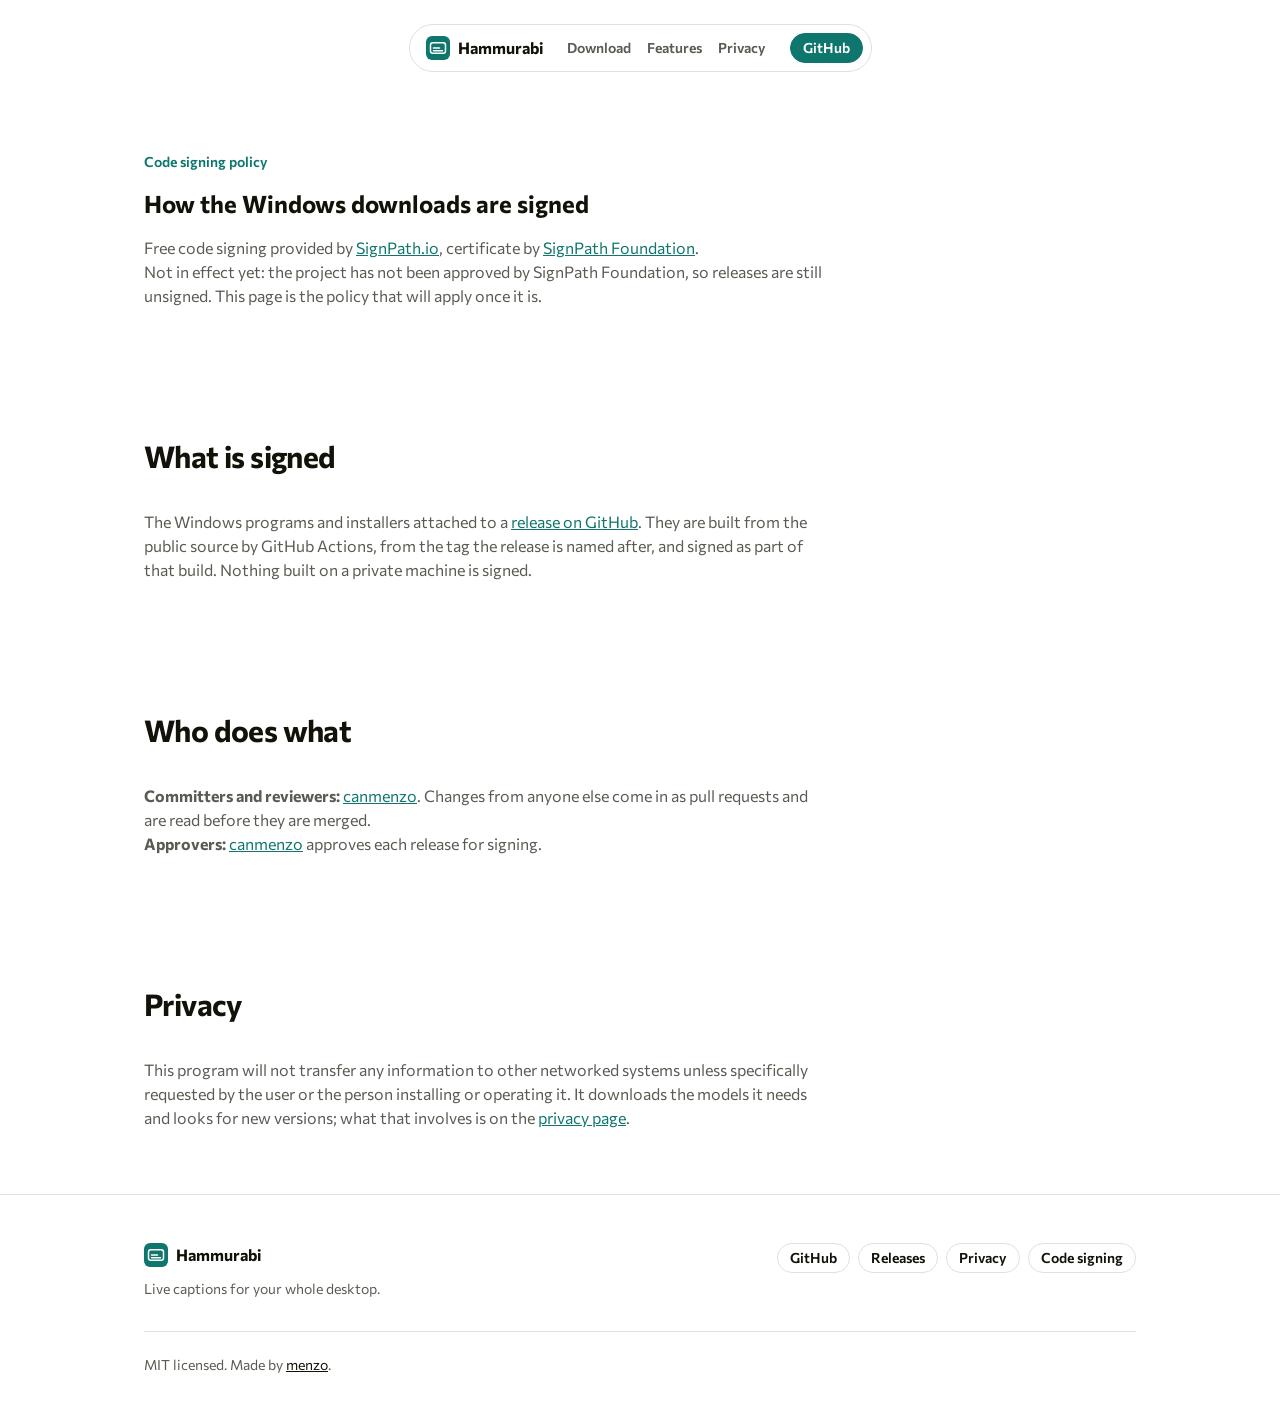
<file: docs/code-signing.html>
<!doctype html>
<html lang="en">
<head>
<meta charset="utf-8">
<meta name="viewport" content="width=device-width,initial-scale=1">
<title>Code signing policy | Hammurabi</title>
<meta name="description" content="How Hammurabi's Windows downloads are signed, who may change the code and who approves a release.">
<link rel="canonical" href="https://hammurabi.menzo.dev/code-signing">
<link rel="icon" type="image/svg+xml" href="favicon.svg">
<meta name="theme-color" content="#0d1514">
<link rel="preconnect" href="https://fonts.googleapis.com">
<link rel="preconnect" href="https://fonts.gstatic.com" crossorigin>
<link rel="stylesheet" href="https://fonts.googleapis.com/css2?family=Commissioner:wght@400;600;700&amp;display=swap">
<link rel="stylesheet" href="style.css">
</head>
<body>
<a class="skip" href="#main">Skip to content</a>
<nav class="pill" aria-label="Main">
<a class="brand" href="/"><img src="favicon.svg" alt="" width="24" height="24">Hammurabi</a>
<div class="links"><a href="/#download">Download</a><a href="/#features">Features</a><a href="/privacy">Privacy</a></div>
<a class="btn sm" href="https://github.com/canmenzo/hammurabi">GitHub</a>
</nav>
<main id="main">
<section class="wrap">
<p class="eyebrow">Code signing policy</p>
<h1>How the Windows downloads are signed</h1>
<p class="lead">Free code signing provided by <a href="https://about.signpath.io">SignPath.io</a>, certificate by <a href="https://signpath.org">SignPath Foundation</a>.</p>
<p class="lead">Not in effect yet: the project has not been approved by SignPath Foundation, so releases are still unsigned. This page is the policy that will apply once it is.</p>
</section>

<section class="wrap">
<h2>What is signed</h2>
<p class="lead">The Windows programs and installers attached to a <a href="https://github.com/canmenzo/hammurabi/releases">release on GitHub</a>. They are built from the public source by GitHub Actions, from the tag the release is named after, and signed as part of that build. Nothing built on a private machine is signed.</p>
</section>

<section class="wrap">
<h2>Who does what</h2>
<p class="lead"><strong>Committers and reviewers:</strong> <a href="https://github.com/canmenzo">canmenzo</a>. Changes from anyone else come in as pull requests and are read before they are merged.</p>
<p class="lead"><strong>Approvers:</strong> <a href="https://github.com/canmenzo">canmenzo</a> approves each release for signing.</p>
</section>

<section class="wrap">
<h2>Privacy</h2>
<p class="lead">This program will not transfer any information to other networked systems unless specifically requested by the user or the person installing or operating it. It downloads the models it needs and looks for new versions; what that involves is on the <a href="/privacy">privacy page</a>.</p>
</section>
</main>
<footer><div class="wrap"><div class="fb"><a class="brand" href="/"><img src="favicon.svg" alt="" width="24" height="24">Hammurabi</a><p>Live captions for your whole desktop.</p></div><nav aria-label="Footer"><a href="https://github.com/canmenzo/hammurabi">GitHub</a><a href="https://github.com/canmenzo/hammurabi/releases/latest">Releases</a><a href="/privacy">Privacy</a><a href="/code-signing">Code signing</a></nav></div><div class="wrap fine"><p>MIT licensed. Made by <a href="https://menzo.dev">menzo</a>.</p></div></footer>
</body>
</html>
</file>
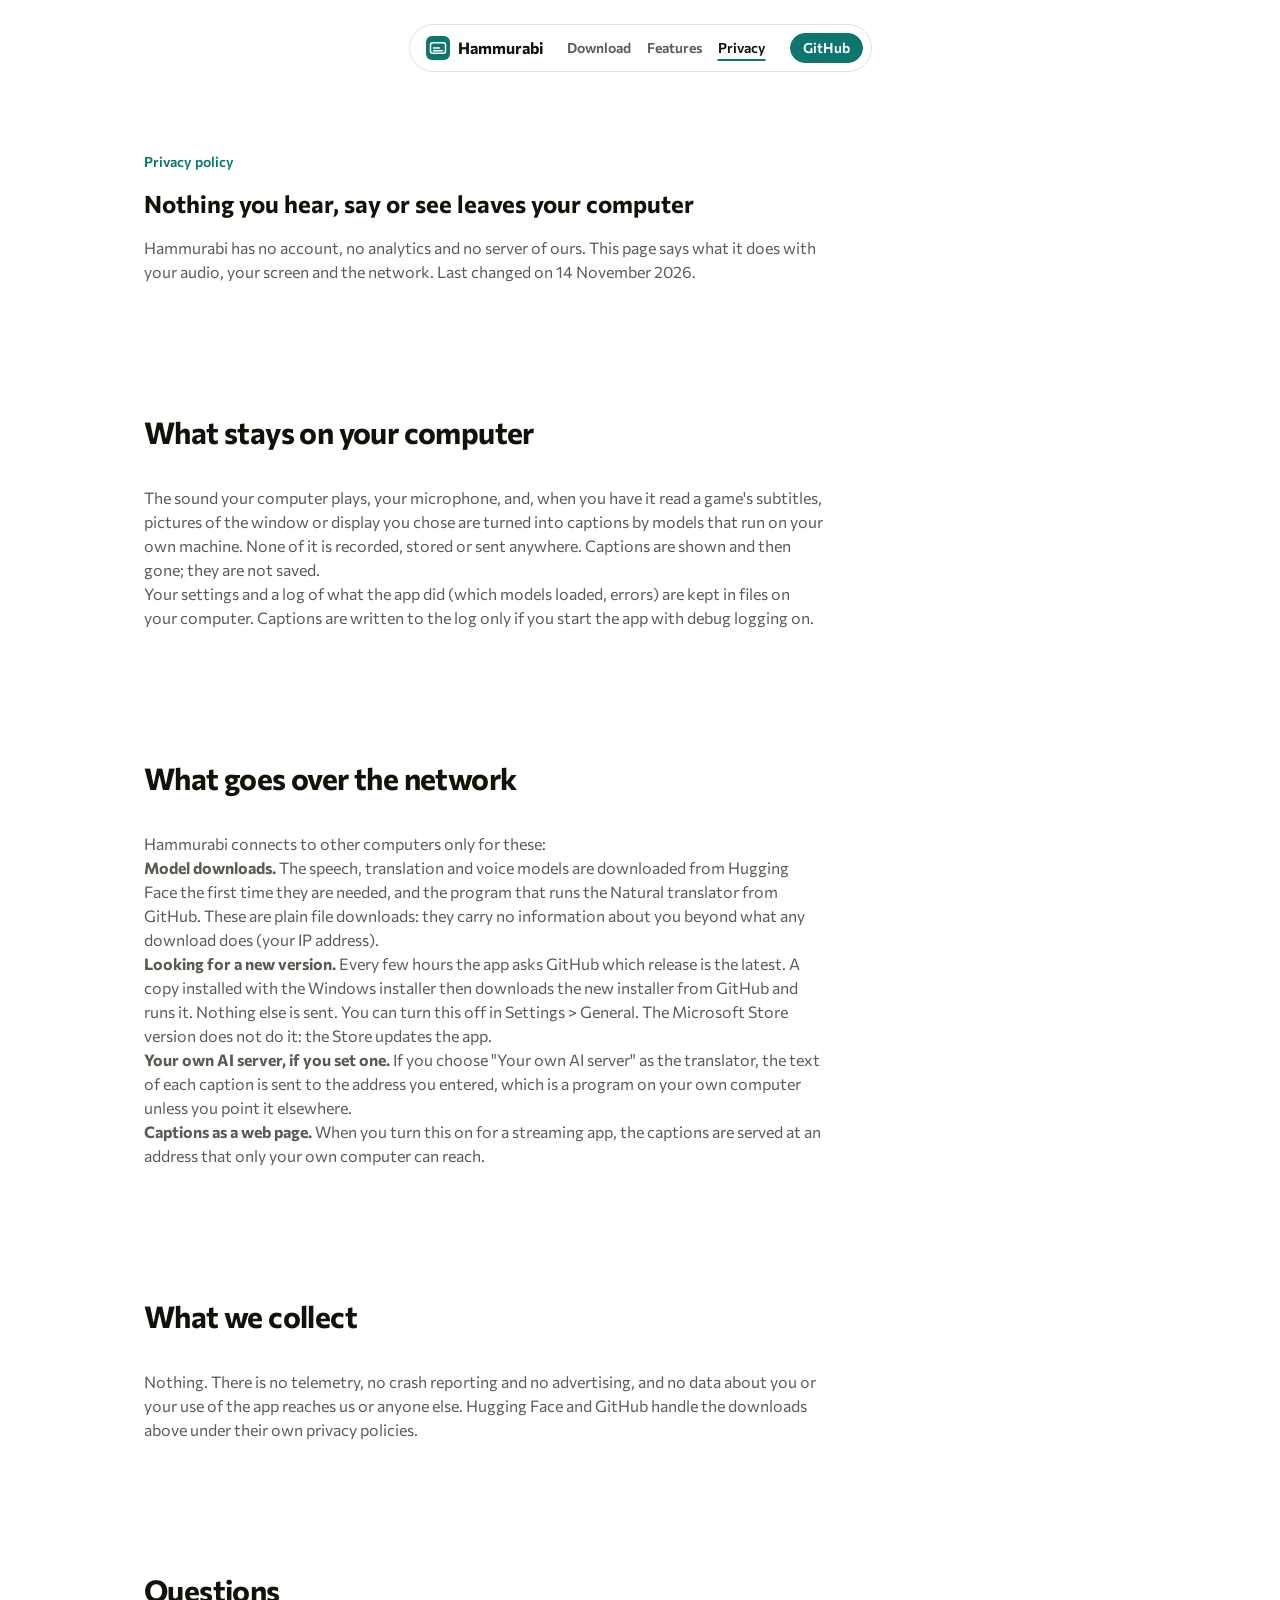
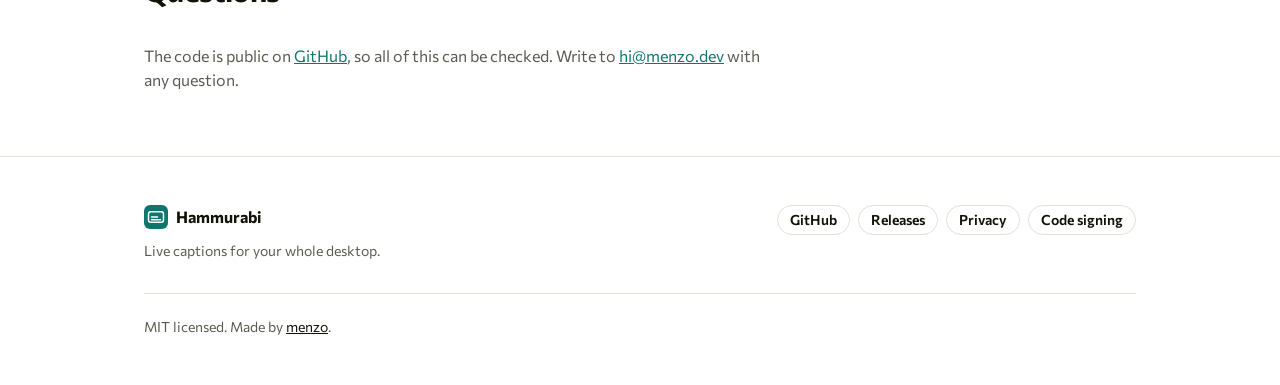
<file: docs/privacy.html>
<!doctype html>
<html lang="en">
<head>
<meta charset="utf-8">
<meta name="viewport" content="width=device-width,initial-scale=1">
<title>Privacy | Hammurabi</title>
<meta name="description" content="What Hammurabi does with your audio, your screen and the network: everything is processed on your computer, and nothing is collected.">
<link rel="canonical" href="https://hammurabi.menzo.dev/privacy">
<link rel="icon" type="image/svg+xml" href="favicon.svg">
<meta name="theme-color" content="#0d1514">
<link rel="preconnect" href="https://fonts.googleapis.com">
<link rel="preconnect" href="https://fonts.gstatic.com" crossorigin>
<link rel="stylesheet" href="https://fonts.googleapis.com/css2?family=Commissioner:wght@400;600;700&amp;display=swap">
<link rel="stylesheet" href="style.css">
</head>
<body>
<a class="skip" href="#main">Skip to content</a>
<nav class="pill" aria-label="Main">
<a class="brand" href="/"><img src="favicon.svg" alt="" width="24" height="24">Hammurabi</a>
<div class="links"><a href="/#download">Download</a><a href="/#features">Features</a><a href="/privacy" aria-current="page">Privacy</a></div>
<a class="btn sm" href="https://github.com/canmenzo/hammurabi">GitHub</a>
</nav>
<main id="main">
<section class="wrap">
<p class="eyebrow">Privacy policy</p>
<h1>Nothing you hear, say or see leaves your computer</h1>
<p class="lead">Hammurabi has no account, no analytics and no server of ours. This page says what it does with your audio, your screen and the network. Last changed on 14 November 2026.</p>
</section>

<section class="wrap">
<h2>What stays on your computer</h2>
<p class="lead">The sound your computer plays, your microphone, and, when you have it read a game's subtitles, pictures of the window or display you chose are turned into captions by models that run on your own machine. None of it is recorded, stored or sent anywhere. Captions are shown and then gone; they are not saved.</p>
<p class="lead">Your settings and a log of what the app did (which models loaded, errors) are kept in files on your computer. Captions are written to the log only if you start the app with debug logging on.</p>
</section>

<section class="wrap">
<h2>What goes over the network</h2>
<p class="lead">Hammurabi connects to other computers only for these:</p>
<p class="lead"><strong>Model downloads.</strong> The speech, translation and voice models are downloaded from Hugging Face the first time they are needed, and the program that runs the Natural translator from GitHub. These are plain file downloads: they carry no information about you beyond what any download does (your IP address).</p>
<p class="lead"><strong>Looking for a new version.</strong> Every few hours the app asks GitHub which release is the latest. A copy installed with the Windows installer then downloads the new installer from GitHub and runs it. Nothing else is sent. You can turn this off in Settings > General. The Microsoft Store version does not do it: the Store updates the app.</p>
<p class="lead"><strong>Your own AI server, if you set one.</strong> If you choose "Your own AI server" as the translator, the text of each caption is sent to the address you entered, which is a program on your own computer unless you point it elsewhere.</p>
<p class="lead"><strong>Captions as a web page.</strong> When you turn this on for a streaming app, the captions are served at an address that only your own computer can reach.</p>
</section>

<section class="wrap">
<h2>What we collect</h2>
<p class="lead">Nothing. There is no telemetry, no crash reporting and no advertising, and no data about you or your use of the app reaches us or anyone else. Hugging Face and GitHub handle the downloads above under their own privacy policies.</p>
</section>

<section class="wrap">
<h2>Questions</h2>
<p class="lead">The code is public on <a href="https://github.com/canmenzo/hammurabi">GitHub</a>, so all of this can be checked. Write to <a href="mailto:hi@menzo.dev">hi@menzo.dev</a> with any question.</p>
</section>
</main>
<footer><div class="wrap"><div class="fb"><a class="brand" href="/"><img src="favicon.svg" alt="" width="24" height="24">Hammurabi</a><p>Live captions for your whole desktop.</p></div><nav aria-label="Footer"><a href="https://github.com/canmenzo/hammurabi">GitHub</a><a href="https://github.com/canmenzo/hammurabi/releases/latest">Releases</a><a href="/privacy">Privacy</a><a href="/code-signing">Code signing</a></nav></div><div class="wrap fine"><p>MIT licensed. Made by <a href="https://menzo.dev">menzo</a>.</p></div></footer>
</body>
</html>
</file>
<file: docs/style.css>
:root{--bg:#fff;--surface:#f4f4f2;--text:#131209;--soft:#5c5a52;--border:#e2e0d8;--accent:#0f766e;--accent-bg:#0f766e;--on-accent:#fff;--ease:cubic-bezier(.32,.72,0,1);--g1:#000;--g2:#666}
@media(prefers-color-scheme:dark){:root{--bg:#181818;--surface:#1f1f1f;--text:#f2f0e8;--soft:#b3b0a4;--border:#313131;--accent:#5eead4;--accent-bg:#5eead4;--on-accent:#131209;--g1:#fff;--g2:#9b9b9b}}
*{box-sizing:border-box}
html{scroll-behavior:smooth;scroll-padding-top:0}
body{margin:0;background:var(--bg);color:var(--text);font-family:Commissioner,system-ui,-apple-system,"Segoe UI",sans-serif;font-size:16px;line-height:24px;text-wrap:pretty}
img{max-width:100%;height:auto;display:block}
a{color:var(--accent)}
code,kbd{font-family:ui-monospace,"Geist Mono",Consolas,monospace;font-size:14px;background:var(--surface);border:1px solid var(--border);border-radius:4px;padding:2px 4px;overflow-wrap:anywhere}
.wrap{max-width:1040px;margin:0 auto;padding:0 24px}
.skip{position:absolute;left:16px;top:-64px;background:var(--accent-bg);color:var(--on-accent);padding:8px 12px;border-radius:8px;z-index:10}
.skip:focus{top:8px}
a:focus-visible,.btn:focus-visible,summary:focus-visible{outline:2px solid var(--accent);outline-offset:2px;border-radius:8px}
summary{transition:color .5s var(--ease)}
summary:hover{color:var(--accent)}
details{transition:border-color .5s var(--ease)}
details:hover,details[open]{border-color:color-mix(in srgb,var(--accent) 50%,var(--border))}
nav.pill{display:flex;align-items:center;gap:24px;width:max-content;max-width:calc(100% - 32px);margin:24px auto 0;padding:8px;padding-inline-start:16px;border:1px solid var(--border);border-radius:9999px;background:color-mix(in srgb,var(--bg) 80%,transparent);backdrop-filter:blur(24px);-webkit-backdrop-filter:blur(24px);position:sticky;top:16px;z-index:5}
nav.pill .brand{display:flex;align-items:center;gap:8px;font-weight:700;color:var(--text);text-decoration:none}
nav.pill .brand img{width:24px;height:24px;border-radius:4px}
nav.pill .links{display:flex;gap:16px;font-size:14px;line-height:20px;font-weight:600}
nav.pill .links a{color:var(--soft);text-decoration:none;transition:color .5s var(--ease)}
nav.pill .links a:hover,nav.pill .links a[aria-current]{color:var(--text)}
nav.pill .links a[aria-current]{text-decoration:underline;text-decoration-color:var(--accent);text-underline-offset:6px;text-decoration-thickness:2px}
.btn{display:inline-flex;align-items:center;gap:8px;padding:8px 12px;border-radius:8px;font:inherit;font-size:16px;line-height:24px;font-weight:600;text-decoration:none;background:var(--accent-bg);color:var(--on-accent);border:1px solid var(--accent-bg);transition:transform .5s var(--ease),filter .5s var(--ease)}
.btn:hover{filter:brightness(1.08);transform:translateY(-2px)}
.btn:active{transform:scale(.98)}
.btn.ghost{background:transparent;color:var(--text);border-color:var(--border)}
.btn.lg{padding:12px 24px}
.btn.sm{font-size:14px;line-height:20px;border-radius:9999px;padding:4px 12px}
.hero{padding:80px 24px 48px;text-align:center}
.hero .cta .btn{padding:12px 24px}
.hero h1{max-width:680px;margin:0 auto 16px;padding:.04em 0 .16em;font-size:clamp(36px,7vw,60px);line-height:1.1;font-weight:700;letter-spacing:-.03em;text-wrap:balance;background:linear-gradient(90deg,var(--g1),var(--g2));-webkit-background-clip:text;background-clip:text;color:transparent}
.hero p.sub{max-width:680px;margin:0 auto 32px;font-size:18px;line-height:28px;color:var(--soft)}
.cta{display:flex;flex-wrap:wrap;gap:12px;justify-content:center}
.proof{margin:16px 0 0;font-size:14px;line-height:20px;color:var(--soft)}
.shot{margin:64px auto 0;max-width:960px;padding:8px;border:1px solid var(--border);border-radius:16px;background:var(--surface)}
.shot img{border-radius:8px;width:100%}
section.wrap{padding-top:80px;padding-bottom:48px;scroll-margin-top:0}
h2{margin:0 0 32px;font-size:30px;line-height:40px;padding-bottom:2px;font-weight:700;letter-spacing:-.02em;text-wrap:balance}
.eyebrow{margin:0 0 8px;font-size:14px;line-height:20px;font-weight:600;color:var(--accent)}
.tagline{padding:96px 0;margin:16px 0;border-top:1px solid var(--border);border-bottom:1px solid var(--border)}
.tagline p{max-width:680px;margin:0;font-size:clamp(30px,5vw,48px);line-height:1.2;padding-bottom:.08em;font-weight:700;letter-spacing:-.02em;text-wrap:balance}
.tagline .w{opacity:.3;transition:opacity .8s var(--ease)}
.tagline .w.on{opacity:1}
.grid{display:grid;grid-template-columns:repeat(auto-fit,minmax(280px,1fr));gap:16px}
.card{padding:24px;border:1px solid var(--border);border-radius:16px;background:var(--surface)}
.card.wide{grid-column:1/-1}
.card.rv.on{transition:opacity .9s var(--ease),transform .5s var(--ease),filter .9s var(--ease),border-color .5s var(--ease),box-shadow .5s var(--ease)}
.card.rv.on:hover{transform:translateY(-4px);border-color:var(--accent);box-shadow:0 12px 32px -12px color-mix(in srgb,var(--accent) 40%,transparent)}
.card svg{transition:transform .5s var(--ease)}
.card:hover svg{transform:scale(1.08)}
.card h3{margin:12px 0 8px;font-size:18px;line-height:28px}
.card p{margin:0;color:var(--soft);font-size:14px;line-height:20px}
.card svg{width:32px;height:32px;fill:none;stroke:var(--accent);stroke-width:1.5;stroke-linecap:round;stroke-linejoin:round}
.steps{list-style:none;counter-reset:s;margin:0;padding:0;display:grid;gap:16px;max-width:760px}
.steps li{counter-increment:s;position:relative;padding:16px;padding-inline-start:64px;border:1px solid var(--border);border-radius:16px}
.steps li::before{content:counter(s);position:absolute;inset-inline-start:16px;top:16px;width:32px;height:32px;display:grid;place-items:center;border-radius:9999px;background:var(--accent-bg);color:var(--on-accent);font-weight:700}
.steps strong{display:block}
.steps span{color:var(--soft);font-size:14px;line-height:20px}
.note{max-width:760px;margin:24px 0 0;padding:16px;border:1px solid var(--border);border-radius:16px;background:var(--surface);font-size:14px;line-height:20px;color:var(--soft)}
.note strong{color:var(--text)}
.lead{max-width:680px;color:var(--soft);margin:0}
details{max-width:760px;border:1px solid var(--border);border-radius:16px;margin:0 0 12px;padding:0 16px}
summary{cursor:pointer;padding:16px 0;font-weight:600;list-style:none;display:flex;justify-content:space-between;gap:16px}
summary::-webkit-details-marker{display:none}
summary::after{content:"+";color:var(--accent);transition:transform .5s var(--ease)}
details[open] summary::after{transform:rotate(45deg)}
details p{margin:0 0 16px;color:var(--soft)}
.tag{display:inline-block;margin-bottom:12px;padding:2px 8px;border:1px solid var(--border);border-radius:9999px;font-size:12px;line-height:16px;font-weight:600;color:var(--accent)}
section.final{padding-top:16px}
.panel{padding:64px 24px;text-align:center;border:1px solid var(--border);border-radius:24px;background:var(--surface)}
.panel h2{max-width:560px;margin:0 auto 12px}
.panel p{max-width:480px;margin:0 auto 32px;color:var(--soft)}
footer{margin-top:16px;border-top:1px solid var(--border);padding:48px 0;font-size:14px;line-height:20px;color:var(--soft)}
footer .wrap{display:flex;flex-wrap:wrap;align-items:flex-start;justify-content:space-between;gap:32px}
.fb{max-width:320px}
.fb .brand{display:flex;align-items:center;gap:8px;margin-bottom:12px;font-size:16px;line-height:24px;font-weight:700;color:var(--text);text-decoration:none}
.fb .brand img{width:24px;height:24px;border-radius:4px}
.fb p{margin:0}
.fb a{color:var(--text)}
footer nav{display:flex;flex-wrap:wrap;gap:8px}
footer nav a{padding:4px 12px;border:1px solid var(--border);border-radius:9999px;color:var(--text);font-weight:600;text-decoration:none;transition:border-color .5s var(--ease),color .5s var(--ease),transform .5s var(--ease)}
footer nav a:hover{border-color:var(--accent);color:var(--accent);transform:translateY(-2px)}
.js .rv{opacity:0;transform:translateY(32px);filter:blur(8px);transition:opacity .9s var(--ease),transform .9s var(--ease),filter .9s var(--ease)}
.js .rv.on{opacity:1;transform:none;filter:none}
@media(max-width:640px){nav.pill .links{display:none}.hero{padding-top:48px}section.wrap{padding-top:64px;padding-bottom:64px}.tagline{padding:64px 0}.panel{padding:48px 16px}h2{font-size:24px;line-height:32px}.hero .cta .btn{width:100%;justify-content:center}.hero .cta{max-width:320px;margin:0 auto}}
@media(prefers-reduced-motion:reduce){*{transition:none!important;scroll-behavior:auto}.js .rv{opacity:1;transform:none;filter:none}.tagline .w{opacity:1}}

.status{display:inline-flex;align-items:center;gap:8px;margin:0 0 24px;padding:4px 12px;border:1px solid var(--border);border-radius:9999px;font-size:14px;line-height:20px;font-weight:600;color:var(--soft)}
.dot{width:8px;height:8px;border-radius:9999px;background:var(--accent);display:inline-block;animation:pulse 2s var(--ease) infinite}
@keyframes pulse{50%{opacity:.35}}
.btn svg{width:20px;height:20px;fill:none;stroke:currentColor;stroke-width:2;stroke-linecap:round;stroke-linejoin:round}
.files{display:flex;flex-wrap:wrap;justify-content:center;gap:8px 20px;margin:20px auto 0;max-width:680px;font-size:14px;line-height:20px;font-weight:600}
.files a{cursor:pointer;color:var(--soft);text-decoration:underline;text-decoration-color:var(--border);text-underline-offset:4px;transition:color .5s var(--ease),text-decoration-color .5s var(--ease)}
.files a:hover,.files a[aria-current]{color:var(--text);text-decoration-color:var(--accent)}
.hero-shot{margin-top:56px}
.os .card{display:flex;flex-direction:column}
.os .card .tag{align-self:flex-start;margin-bottom:0}
.os .card p+p{margin-top:12px}
.os .file{font-family:ui-monospace,"Geist Mono",Consolas,monospace;font-size:13px;overflow-wrap:anywhere}
.os .file a{font-weight:600}
.os code{font-size:12px}
.split{display:grid;gap:32px}
.settings-shot{margin:0;max-width:760px}
@media(max-width:640px){.hero-shot{margin-top:40px;padding:4px;border-radius:12px}.files{flex-direction:column;align-items:center;gap:8px}}
@media(prefers-reduced-motion:reduce){.dot{animation:none}}
.grid.os{grid-template-columns:repeat(auto-fit,minmax(min(100%,420px),1fr))}
.tools{grid-template-columns:repeat(auto-fit,minmax(min(100%,280px),1fr))}
a.card{display:block;color:inherit;text-decoration:none}
.card img{width:40px;height:40px;border-radius:8px}
footer .wrap.fine{align-items:center;margin-top:32px;padding-top:24px;position:relative}
footer .wrap.fine::before{content:"";position:absolute;top:0;left:24px;right:24px;border-top:1px solid var(--border)}
.fine p{margin:0}
.fine p a{color:var(--text)}
footer .social{gap:4px}
footer .social a{display:inline-flex;align-items:center;justify-content:center;width:32px;height:32px;padding:0;border:0;border-radius:8px;color:var(--soft)}
footer .social a:hover{color:var(--text);transform:none}
footer .social svg{width:20px;height:20px}
.nav-end{display:flex;align-items:center;gap:8px}
.langs{position:fixed;top:29px;right:24px;z-index:6;max-width:none;margin:0;padding:0;border:0;border-radius:0}
.langs summary::after{content:none}
.langs summary{list-style:none;display:flex;justify-content:flex-start;align-items:center;gap:6px;padding:6px 8px 6px 10px;border:1px solid var(--border);border-radius:9999px;background:color-mix(in srgb,var(--bg) 80%,transparent);backdrop-filter:blur(24px);-webkit-backdrop-filter:blur(24px);color:var(--soft);cursor:pointer;transition:border-color .5s var(--ease),color .5s var(--ease)}
.langs summary::-webkit-details-marker{display:none}
.langs summary:hover,.langs[open] summary{border-color:var(--accent);color:var(--text)}
.langs svg:not(.chev){display:block;flex:none;width:24px;height:16px;clip-path:inset(0 round 3px)}
.langs .chev{width:12px;height:12px;transition:transform .5s var(--ease)}
.langs[open] .chev{transform:rotate(180deg)}
.langs-menu{position:absolute;right:0;top:calc(100% + 8px);display:grid;min-width:176px;padding:6px;border:1px solid var(--border);border-radius:12px;background:var(--surface);box-shadow:0 12px 32px rgba(0,0,0,.25)}
.langs-menu a{display:flex;align-items:center;gap:10px;padding:8px 10px;border-radius:8px;color:var(--soft);font-size:14px;line-height:20px;font-weight:600;text-decoration:none;transition:background-color .5s var(--ease),color .5s var(--ease)}
.langs-menu a:hover{background:color-mix(in srgb,var(--text) 6%,transparent);color:var(--text)}
.langs-menu a[aria-current]{color:var(--text)}
.langs-menu a[aria-current]::after{content:"";margin-inline-start:auto;width:6px;height:6px;border-radius:50%;background:var(--accent)}
@media(max-width:640px){.langs{right:12px}}
@media(max-width:420px){.langs .chev{display:none}.langs summary{padding:6px 10px}}
@media(max-width:420px){nav.pill{margin-left:16px}}
html[lang=zh] body{font-family:Commissioner,"Noto Sans SC",system-ui,-apple-system,"Segoe UI",sans-serif}
html[lang=hi] body{font-family:Commissioner,"Noto Sans Devanagari",system-ui,-apple-system,"Segoe UI",sans-serif}
html[lang=ar] body{font-family:Commissioner,"Noto Sans Arabic",system-ui,-apple-system,"Segoe UI",sans-serif}
html:is([lang=zh],[lang=hi],[lang=ar]) :is(h1,h2,.tagline p){letter-spacing:0}
html[lang=zh] .hero h1{word-break:keep-all}
@media(max-width:900px){nav.pill .links{display:none}}
</file>
